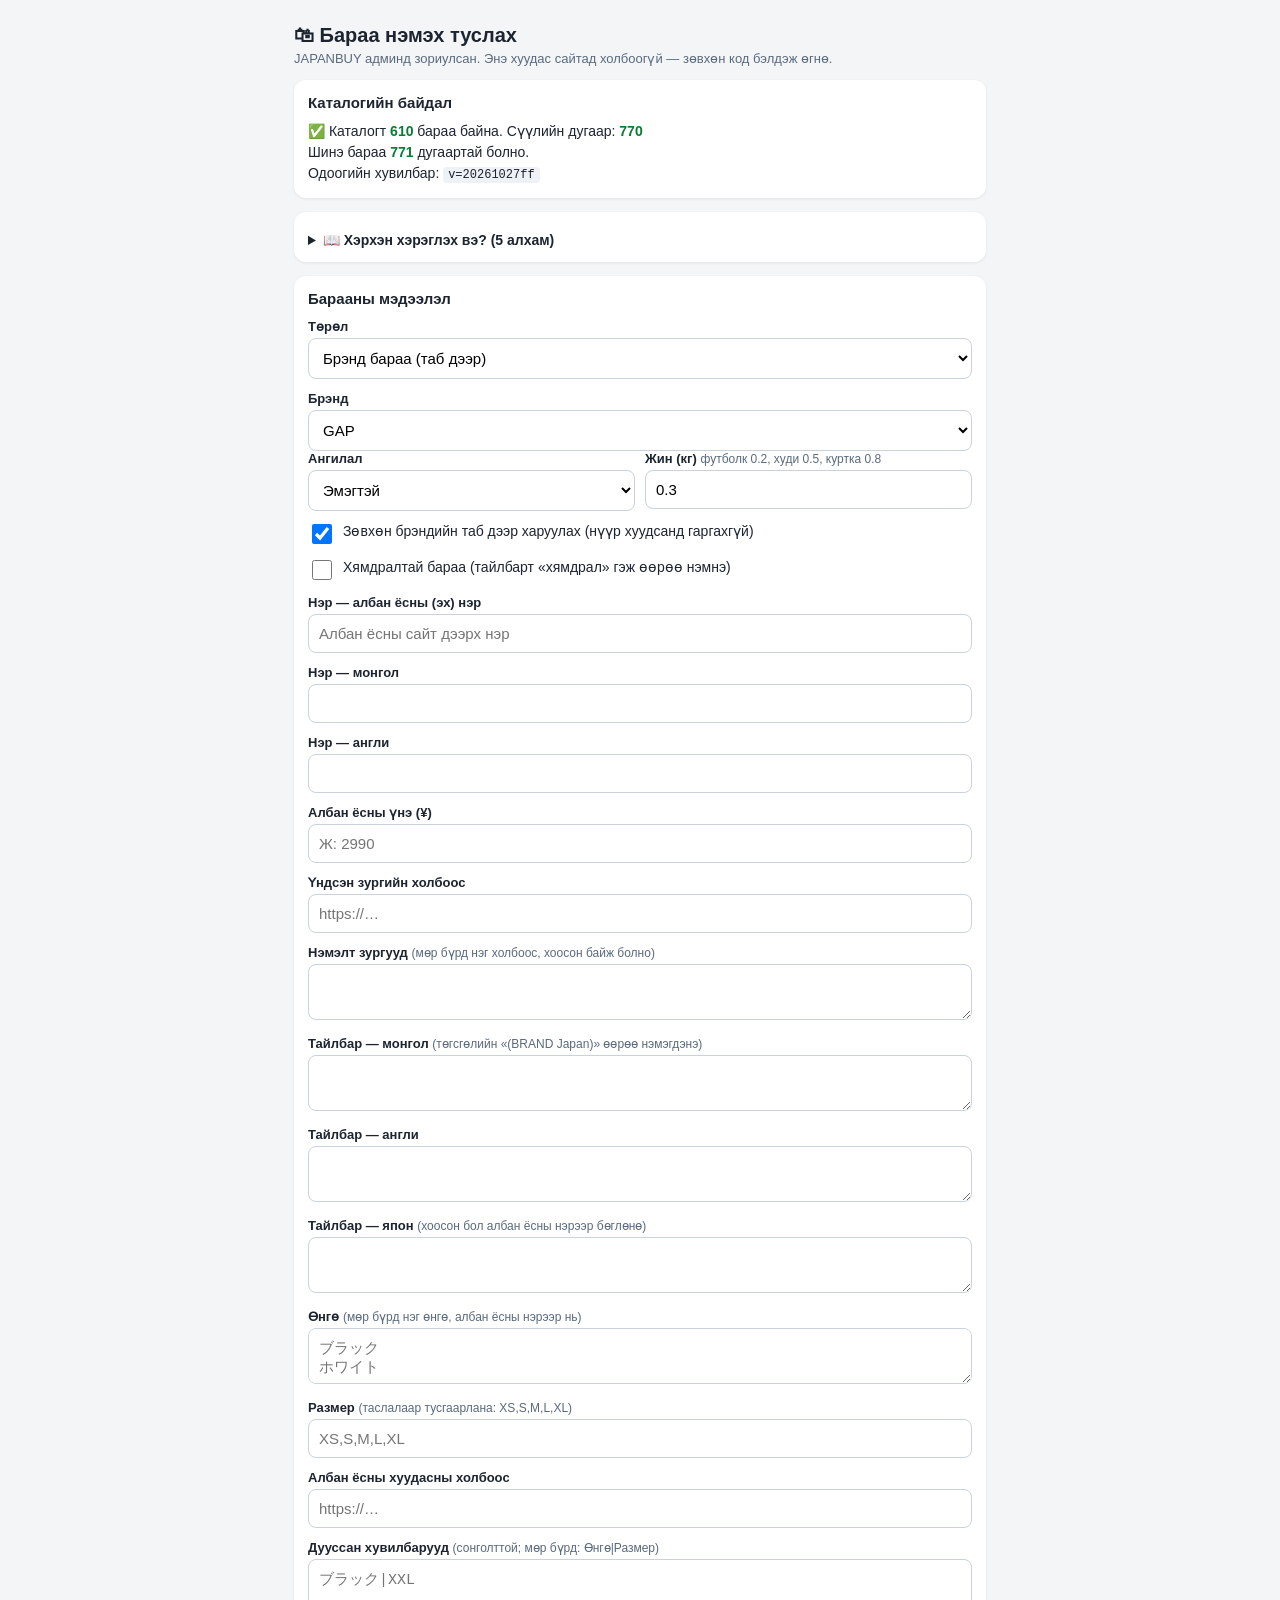
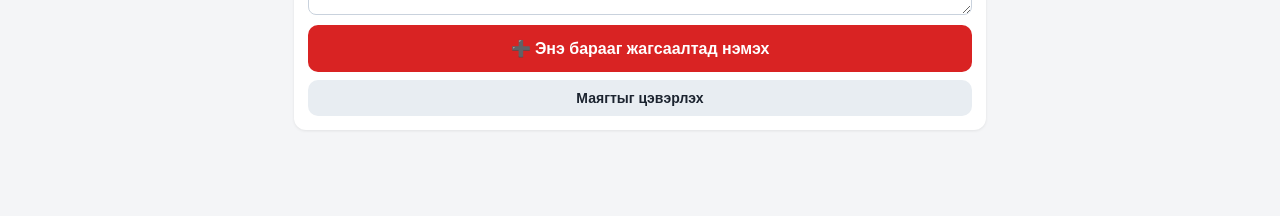
<file: add.html>
<!DOCTYPE html>
<html lang="mn">
<head>
<meta charset="UTF-8">
<meta name="viewport" content="width=device-width, initial-scale=1.0">
<title>Бараа нэмэх туслах — JAPANBUY (админ)</title>
<style>
  * { box-sizing: border-box; }
  body { font-family: -apple-system, "Hiragino Sans", "Noto Sans", sans-serif; margin: 0; background: #f4f5f7; color: #1c2430; }
  .wrap { max-width: 720px; margin: 0 auto; padding: 16px 14px 60px; }
  h1 { font-size: 20px; margin: 8px 0 4px; }
  .sub { color: #5a6a7d; font-size: 13px; margin-bottom: 14px; }
  .card { background: #fff; border-radius: 12px; padding: 14px; margin-bottom: 14px; box-shadow: 0 1px 3px rgba(0,0,0,.08); }
  .card h2 { font-size: 15px; margin: 0 0 10px; }
  .status { font-size: 14px; line-height: 1.5; }
  .status b { color: #0a7d34; }
  .warn { background: #fff6e0; border: 1px solid #f0d48a; border-radius: 8px; padding: 10px; font-size: 13px; line-height: 1.5; }
  label { display: block; font-size: 13px; font-weight: 600; margin: 12px 0 4px; }
  label:first-child { margin-top: 0; }
  .hint { font-weight: 400; color: #5a6a7d; font-size: 12px; }
  input[type=text], input[type=number], select, textarea { width: 100%; padding: 10px; font-size: 15px; border: 1px solid #c9d2dd; border-radius: 8px; background: #fff; }
  textarea { min-height: 56px; resize: vertical; }
  .row { display: flex; gap: 10px; }
  .row > div { flex: 1; }
  .check { display: flex; align-items: flex-start; gap: 8px; margin-top: 12px; font-size: 14px; }
  .check input { width: 20px; height: 20px; margin-top: 1px; }
  .price-out { font-size: 14px; margin-top: 6px; color: #0a7d34; font-weight: 600; }
  #img-preview { max-width: 180px; border-radius: 8px; margin-top: 8px; display: none; }
  .img-msg { font-size: 13px; margin-top: 6px; }
  .btn { display: block; width: 100%; padding: 14px; font-size: 16px; font-weight: 700; border: none; border-radius: 10px; background: #d92323; color: #fff; cursor: pointer; margin-top: 6px; }
  .btn:active { opacity: .85; }
  .btn.secondary { background: #e8edf2; color: #1c2430; font-size: 14px; padding: 10px; }
  .out-block { margin-top: 12px; }
  .out-block .lbl { font-size: 13px; font-weight: 700; margin-bottom: 4px; }
  .out-block textarea { font-family: ui-monospace, Menlo, monospace; font-size: 11.5px; min-height: 64px; background: #f8fafc; }
  .copy-btn { margin-top: 6px; padding: 9px 14px; font-size: 13px; font-weight: 700; border: none; border-radius: 8px; background: #1c2430; color: #fff; cursor: pointer; }
  .steps { font-size: 14px; line-height: 1.65; padding-left: 18px; margin: 8px 0; }
  .steps code, .mono { font-family: ui-monospace, Menlo, monospace; font-size: 12px; background: #eef1f5; padding: 1px 5px; border-radius: 4px; word-break: break-all; }
  .color-row { display: flex; gap: 8px; align-items: center; margin-top: 8px; flex-wrap: wrap; }
  .color-row .cname { font-size: 13px; font-weight: 700; min-width: 110px; word-break: break-all; }
  .color-row input { flex: 1; min-width: 120px; }
  .err { color: #c0392b; font-size: 13px; margin-top: 6px; }
  .ok-note { color: #0a7d34; font-size: 13px; }
  details { margin-top: 6px; }
  summary { font-size: 14px; font-weight: 700; cursor: pointer; }
  .q-row { display: flex; align-items: center; gap: 8px; padding: 9px 10px; background: #f8fafc; border: 1px solid #e3e9f0; border-radius: 8px; margin-top: 8px; font-size: 14px; }
  .q-row .q-info { flex: 1; line-height: 1.4; }
  .q-row .q-del { border: none; background: #fdecec; color: #c0392b; font-size: 14px; font-weight: 700; border-radius: 8px; padding: 7px 11px; cursor: pointer; }
</style>
</head>
<body>
<div class="wrap">
  <h1>🛍 Бараа нэмэх туслах</h1>
  <div class="sub">JAPANBUY админд зориулсан. Энэ хуудас сайтад холбоогүй — зөвхөн код бэлдэж өгнө.</div>

  <div class="card">
    <h2>Каталогийн байдал</h2>
    <div class="status" id="status">Сайтаас уншиж байна…</div>
    <div id="manual-box" style="display:none; margin-top:10px;">
      <div class="warn">Сайтаас автоматаар уншиж чадсангүй. Доорх хоёр утгыг гараар оруулна уу (одоогийн байдлаар сүүлийн дугаар 646, хувилбар 20261027da).</div>
      <div class="row" style="margin-top:10px;">
        <div><label>Сүүлийн барааны дугаар</label><input type="number" id="manual-maxid" value="646"></div>
        <div><label>Одоогийн хувилбар (v=…)</label><input type="text" id="manual-version" value="20261027da"></div>
      </div>
      <button class="btn secondary" id="manual-apply" type="button">Эдгээрийг хэрэглэх</button>
    </div>
  </div>

  <div class="card">
    <details>
      <summary>📖 Хэрхэн хэрэглэх вэ? (5 алхам)</summary>
      <ol class="steps">
        <li>Маягтыг бөглөж, «Жагсаалтад нэмэх» дарна. Дугаар автоматаар, дарааллаараа өгөгдөнө — давхцахгүй.</li>
        <li>Өөр бараа байвал маягтыг дахин бөглөж нэмнэ — хэдэн ч бараа болно.</li>
        <li>Бүх бараагаа нэмсний дараа «Бүх кодыг бэлдэх» дарна.</li>
        <li>Гарсан кодын хэсгүүдийг хуулж, зааврын дагуу GitHub дээр script.js болон index.html руу буулгаад, «Commit changes» дарна.</li>
        <li>1–2 минут хүлээгээд сайтаа шинэ холбоосоор нээж, шинэ бараануудаа шалгана.</li>
      </ol>
    </details>
  </div>

  <div class="card">
    <h2>Барааны мэдээлэл</h2>
    <label>Төрөл</label>
    <select id="f-type">
      <option value="brand">Брэнд бараа (таб дээр)</option>
      <option value="beauty">ГОО САЙХАН хэсэг</option>
      <option value="ginza">GINZA хэсэг</option>
    </select>

    <label id="brand-label">Брэнд</label>
    <select id="f-brand-select">
      <option>GAP</option><option>UNIQLO</option><option>GU</option><option>ZARA</option>
      <option>H&M</option><option>MICHAEL KORS</option><option>COLONY 2139</option><option>AZUL</option>
    </select>
    <input type="text" id="f-brand-text" placeholder="Ж: SHISEIDO, LOUIS VUITTON" style="display:none;">

    <div class="row">
      <div>
        <label>Ангилал</label>
        <select id="f-cat">
          <option value="men">Эрэгтэй</option>
          <option value="women" selected>Эмэгтэй</option>
          <option value="kids">Хүүхэд</option>
        </select>
      </div>
      <div>
        <label>Жин (кг) <span class="hint">футболк 0.2, худи 0.5, куртка 0.8</span></label>
        <input type="number" id="f-weight" step="0.1" min="0" value="0.3">
      </div>
    </div>

    <div class="check" id="brandonly-box"><input type="checkbox" id="f-brandonly" checked><span>Зөвхөн брэндийн таб дээр харуулах (нүүр хуудсанд гаргахгүй)</span></div>
    <div class="check"><input type="checkbox" id="f-sale"><span>Хямдралтай бараа (тайлбарт «хямдрал» гэж өөрөө нэмнэ)</span></div>

    <label>Нэр — албан ёсны (эх) нэр</label>
    <input type="text" id="f-name" placeholder="Албан ёсны сайт дээрх нэр">
    <label>Нэр — монгол</label>
    <input type="text" id="f-namemn">
    <label>Нэр — англи</label>
    <input type="text" id="f-nameen">

    <label>Албан ёсны үнэ (¥)</label>
    <input type="number" id="f-price" min="0" step="1" placeholder="Ж: 2990">
    <div class="price-out" id="price-out"></div>

    <label>Үндсэн зургийн холбоос</label>
    <input type="text" id="f-img" placeholder="https://…">
    <div class="img-msg" id="img-msg"></div>
    <img id="img-preview" alt="Зургийн урьдчилсан харагдац">

    <label>Нэмэлт зургууд <span class="hint">(мөр бүрд нэг холбоос, хоосон байж болно)</span></label>
    <textarea id="f-images"></textarea>

    <label>Тайлбар — монгол <span class="hint">(төгсгөлийн «(BRAND Japan)» өөрөө нэмэгдэнэ)</span></label>
    <textarea id="f-desc"></textarea>
    <label>Тайлбар — англи</label>
    <textarea id="f-descen"></textarea>
    <label>Тайлбар — япон <span class="hint">(хоосон бол албан ёсны нэрээр бөглөнө)</span></label>
    <textarea id="f-descjp"></textarea>

    <label>Өнгө <span class="hint">(мөр бүрд нэг өнгө, албан ёсны нэрээр нь)</span></label>
    <textarea id="f-colors" placeholder="ブラック&#10;ホワイト"></textarea>
    <div id="color-tr-box"></div>

    <label>Размер <span class="hint">(таслалаар тусгаарлана: XS,S,M,L,XL)</span></label>
    <input type="text" id="f-sizes" placeholder="XS,S,M,L,XL">

    <label>Албан ёсны хуудасны холбоос</label>
    <input type="text" id="f-url" placeholder="https://…">

    <label>Дууссан хувилбарууд <span class="hint">(сонголттой; мөр бүрд: Өнгө|Размер)</span></label>
    <textarea id="f-soldout" placeholder="ブラック|XXL"></textarea>

    <div class="err" id="form-err"></div>
    <button class="btn" id="add-to-queue" type="button">➕ Энэ барааг жагсаалтад нэмэх</button>
    <button class="btn secondary" id="reset" type="button" style="margin-top:8px;">Маягтыг цэвэрлэх</button>
  </div>

  <div class="card" id="queue-card" style="display:none;">
    <h2>Нэмэх барааны жагсаалт</h2>
    <div id="queue-list"></div>
    <div class="hint" style="margin:8px 0;">Жагсаалтаас хассаны дугаар хоосон үлдэнэ — энэ нь зүгээр, дугаар давхцахгүй байх нь чухал.</div>
    <button class="btn" id="generate-all" type="button">📋 Бүх кодыг бэлдэх</button>
    <button class="btn secondary" id="clear-queue" type="button" style="margin-top:8px;">Жагсаалтыг цэвэрлэх</button>
  </div>

  <div class="card" id="out-card" style="display:none;">
    <h2>Бэлэн код</h2>
    <div class="ok-note" id="out-note"></div>
    <div id="out-blocks"></div>
    <h2 style="margin-top:18px;">Буулгах заавар</h2>
    <ol class="steps" id="out-steps"></ol>
  </div>
</div>

<script>
'use strict';
const $ = id => document.getElementById(id);
const CAT = { maxId: 0, count: 0, colors: new Set(), lastLine: '', lastEndsComma: true, version: '', loaded: false };
let nextId = null;
const QUEUE = [];        // collected products waiting for code generation
const sessionTr = {};    // color -> {mn, en} translations entered this session

function esc(s) { return String(s).replace(/&/g, '&amp;').replace(/</g, '&lt;'); }

async function loadCatalog() {
  try {
    const [s, h] = await Promise.all([
      fetch('script.js', { cache: 'no-store' }).then(r => { if (!r.ok) throw new Error('script'); return r.text(); }),
      fetch('index.html', { cache: 'no-store' }).then(r => { if (!r.ok) throw new Error('index'); return r.text(); })
    ]);
    applyCatalog(s, h);
  } catch (e) {
    $('status').innerHTML = '⚠️ Сайтаас уншиж чадсангүй.';
    $('manual-box').style.display = 'block';
  }
}

function applyCatalog(s, h) {
  const idRe = /\{\s*(?:"id"|id)\s*:\s*(\d+)/g;
  let m, maxId = 0, count = 0;
  while ((m = idRe.exec(s)) !== null) { const v = parseInt(m[1], 10); count++; if (v > maxId) maxId = v; }
  const keyRe = /"([^"]+)"\s*:\s*\{\s*"mn"\s*:/g;
  const colors = new Set();
  while ((m = keyRe.exec(s)) !== null) colors.add(m[1]);
  const lineRe = new RegExp('^.*\\{\\s*(?:"id"|id)\\s*:\\s*' + maxId + '\\b.*$', 'm');
  const lm = s.match(lineRe);
  const lastLine = lm ? lm[0] : '';
  const vm = h.match(/script\.js\?v=([0-9a-z]+)/i);
  CAT.maxId = maxId; CAT.count = count; CAT.colors = colors;
  CAT.lastLine = lastLine; CAT.lastEndsComma = /,\s*$/.test(lastLine);
  CAT.version = vm ? vm[1] : '';
  CAT.loaded = true;
  nextId = maxId + 1;
  renderStatus();
}

function renderStatus() {
  $('status').innerHTML = '✅ Каталогт <b>' + CAT.count + '</b> бараа байна. Сүүлийн дугаар: <b>' + CAT.maxId + '</b>' +
    '<br>Шинэ бараа <b>' + nextId + '</b> дугаартай болно.' +
    (QUEUE.length ? '<br>Жагсаалтад <b>' + QUEUE.length + '</b> бараа хүлээж байна.' : '') +
    (CAT.version ? '<br>Одоогийн хувилбар: <span class="mono">v=' + esc(CAT.version) + '</span>' : '');
}

$('manual-apply').addEventListener('click', () => {
  const mx = parseInt($('manual-maxid').value, 10);
  if (!mx) { alert('Сүүлийн дугаарыг оруулна уу'); return; }
  CAT.maxId = mx; CAT.count = 0; CAT.version = $('manual-version').value.trim();
  CAT.lastLine = ''; CAT.lastEndsComma = true; CAT.loaded = true;
  nextId = mx + 1;
  $('manual-box').style.display = 'none';
  renderStatus();
});

// ---- type / brand switching ----
$('f-type').addEventListener('change', () => {
  const t = $('f-type').value;
  const isBrand = t === 'brand';
  $('f-brand-select').style.display = isBrand ? 'block' : 'none';
  $('f-brand-text').style.display = isBrand ? 'none' : 'block';
  $('brandonly-box').style.display = isBrand ? 'flex' : 'none';
  const cat = $('f-cat');
  if (t === 'beauty') cat.innerHTML = '<option value="skin">Арьс арчилгаа</option><option value="makeup">Нүүр будалт</option><option value="sun">Нарны хамгаалалт</option>';
  else cat.innerHTML = '<option value="men">Эрэгтэй</option><option value="women" selected>Эмэгтэй</option><option value="kids">Хүүхэд</option>';
});
function brandVal() {
  return $('f-type').value === 'brand' ? $('f-brand-select').value : $('f-brand-text').value.trim();
}

// ---- price preview ----
$('f-price').addEventListener('input', () => {
  const v = parseInt($('f-price').value, 10);
  $('price-out').textContent = v > 0 ? 'Сайт дээр: ¥' + (v + 500).toLocaleString('en-US') + ' болно (албан ёсны үнэ + ¥500)' : '';
});

// ---- image test ----
let imgOk = null;
$('f-img').addEventListener('change', () => {
  const url = $('f-img').value.trim();
  const img = $('img-preview'), msg = $('img-msg');
  imgOk = null;
  if (!url) { img.style.display = 'none'; msg.textContent = ''; return; }
  msg.textContent = 'Зургийг шалгаж байна…'; msg.style.color = '#5a6a7d';
  const t = new Image();
  t.onload = () => { imgOk = true; img.src = url; img.style.display = 'block'; msg.textContent = '✅ Зураг ачаалагдаж байна'; msg.style.color = '#0a7d34'; };
  t.onerror = () => { imgOk = false; img.style.display = 'none'; msg.textContent = '⚠️ Зураг ачаалагдахгүй байна — холбоосоо шалгана уу'; msg.style.color = '#c0392b'; };
  t.src = url;
});

// ---- color translation rows ----
function parseColors() {
  return $('f-colors').value.split('\n').map(x => x.trim()).filter(Boolean);
}
function renderColorRows() {
  const box = $('color-tr-box');
  const colors = parseColors();
  const missing = colors.filter(c => !CAT.colors.has(c));
  if (!colors.length || !CAT.loaded) { box.innerHTML = ''; return; }
  if (!missing.length) { box.innerHTML = '<div class="ok-note" style="margin-top:8px;">✅ Бүх өнгөний орчуулга өмнө нь байгаа.</div>'; return; }
  box.innerHTML = '<label>Шинэ өнгөний орчуулга</label>' + missing.map(c =>
    '<div class="color-row"><span class="cname">' + esc(c) + '</span>' +
    '<input type="text" placeholder="Монгол нэр" data-color="' + esc(c) + '" data-lang="mn" value="' + esc((sessionTr[c] || {}).mn || '') + '">' +
    '<input type="text" placeholder="Англи нэр" data-color="' + esc(c) + '" data-lang="en" value="' + esc((sessionTr[c] || {}).en || '') + '"></div>').join('');
}
$('f-colors').addEventListener('change', renderColorRows);

// ---- version increment (…da -> …db) ----
function nextVersion(v) {
  const m = v.match(/^(.*?)(\d*)([a-z])([a-z])$/i);
  if (!m) return '';
  let a = m[3].toLowerCase().charCodeAt(0) - 97, b = m[4].toLowerCase().charCodeAt(0) - 97;
  b++; if (b > 25) { b = 0; a++; } if (a > 25) return '';
  return m[1] + m[2] + String.fromCharCode(97 + a) + String.fromCharCode(97 + b);
}

function splitList(txt, sep) { return txt.split(sep).map(x => x.trim()).filter(Boolean); }

function clearForm(keepSelections) {
  ['f-name', 'f-namemn', 'f-nameen', 'f-price', 'f-img', 'f-images', 'f-desc', 'f-descen', 'f-descjp', 'f-colors', 'f-sizes', 'f-url', 'f-soldout'].forEach(id => { $(id).value = ''; });
  if (!keepSelections) $('f-sale').checked = false;
  $('price-out').textContent = ''; $('img-msg').textContent = ''; $('img-preview').style.display = 'none';
  $('color-tr-box').innerHTML = ''; imgOk = null;
}

// ---- collect one product from the form into the queue ----
function collectProduct() {
  const err = $('form-err'); err.textContent = '';
  if (nextId === null) { err.textContent = 'Эхлээд каталогийн байдлыг уншуулна уу (эсвэл гараар оруулна уу).'; return null; }
  const type = $('f-type').value;
  const brand = brandVal();
  const cat = $('f-cat').value;
  const name = $('f-name').value.trim();
  const nameMn = $('f-namemn').value.trim();
  const nameEn = $('f-nameen').value.trim();
  const official = parseInt($('f-price').value, 10);
  const weight = parseFloat($('f-weight').value) || 0.3;
  const img = $('f-img').value.trim();
  const url = $('f-url').value.trim();
  const colors = parseColors();
  const sizes = splitList($('f-sizes').value, ',');
  const problems = [];
  if (!brand) problems.push('брэнд');
  if (!name) problems.push('албан ёсны нэр');
  if (!nameMn) problems.push('монгол нэр');
  if (!nameEn) problems.push('англи нэр');
  if (!official || official <= 0) problems.push('албан ёсны үнэ');
  if (!img) problems.push('зургийн холбоос');
  if (!url) problems.push('албан ёсны хуудасны холбоос');
  if (!colors.length) problems.push('өнгө');
  if (!sizes.length) problems.push('размер');
  if (problems.length) { err.textContent = 'Дутуу байна: ' + problems.join(', '); return null; }

  // color translations (must be filled for catalog-new colors)
  const trInputs = {};
  document.querySelectorAll('#color-tr-box input[data-color]').forEach(inp => {
    trInputs[inp.dataset.color] = trInputs[inp.dataset.color] || {};
    trInputs[inp.dataset.color][inp.dataset.lang] = inp.value.trim();
  });
  const colorTr = {};
  const unfilled = [];
  for (const c of colors) {
    if (CAT.colors.has(c)) continue;
    const mn = (trInputs[c] && trInputs[c].mn) || (sessionTr[c] && sessionTr[c].mn) || '';
    const en = (trInputs[c] && trInputs[c].en) || (sessionTr[c] && sessionTr[c].en) || '';
    if (!mn) { unfilled.push(c); continue; }
    colorTr[c] = { mn, en: en || c };
  }
  if (unfilled.length) { err.textContent = 'Эдгээр өнгөний монгол орчуулгыг бөглөнө үү: ' + unfilled.join(', ') + ' (өнгөний доорх орчуулгын мөрнүүдийг харна уу)'; renderColorRows(); return null; }

  // sold-out variants
  const soldLines = splitList($('f-soldout').value, '\n');
  const badSold = soldLines.filter(v => { const parts = v.split('|'); return parts.length !== 2 || !colors.includes(parts[0].trim()) || !sizes.includes(parts[1].trim()); });
  if (badSold.length) { err.textContent = 'Дууссан хувилбар буруу байна: ' + badSold.join(', ') + ' («Өнгө|Размер» хэлбэрээр, өнгө/размер нь дээрх жагсаалтад байх ёстой)'; return null; }

  const sale = $('f-sale').checked;
  const suffixMn = ' (' + brand + ' Japan' + (sale ? ', хямдрал' : '') + ')';
  const suffixEn = ' (' + brand + ' Japan' + (sale ? ', sale' : '') + ')';
  const suffixJp = '（' + brand + ' Japan' + (sale ? '、セール' : '') + '）';
  const withSuffix = (txt, suf) => { txt = (txt || '').trim(); if (!txt) return ''; return txt.includes('Japan') ? txt : txt + suf; };
  const images = [img, ...splitList($('f-images').value, '\n')].filter((v, i, a) => a.indexOf(v) === i);

  const p = {};
  p.id = nextId; p.brand = brand; p.cat = cat;
  if (type !== 'brand') p.sec = type;
  if (type === 'brand' && $('f-brandonly').checked) p.brandOnly = true;
  p.name = name; p.nameMn = nameMn; p.nameEn = nameEn;
  p.price = official + 500; p.weightKg = weight; p.img = img;
  p.desc = withSuffix($('f-desc').value, suffixMn);
  p.descEn = withSuffix($('f-descen').value, suffixEn);
  p.descJp = withSuffix($('f-descjp').value || name, suffixJp);
  p.colors = colors; p.url = url; p.sizes = sizes; p.images = images;

  const item = {
    id: nextId, nameMn, brand, price: p.price, imgOk,
    productLine: JSON.stringify(p) + ',',
    registryLine: soldLines.length ? '    ' + nextId + ': { variants: [' + soldLines.map(v => JSON.stringify(v.replace(/\s*\|\s*/, '|'))).join(',') + '] },' : '',
    colorTr
  };
  for (const [c, v] of Object.entries(colorTr)) if (!sessionTr[c]) sessionTr[c] = v;
  QUEUE.push(item);
  CAT.count++; CAT.maxId = nextId; nextId++;
  renderStatus();
  return item;
}

function renderQueue() {
  const card = $('queue-card');
  if (!QUEUE.length) { card.style.display = 'none'; return; }
  card.style.display = 'block';
  $('queue-list').innerHTML = QUEUE.map((it, i) =>
    '<div class="q-row"><div class="q-info"><b>' + it.id + '</b> — ' + esc(it.nameMn) + ' (' + esc(it.brand) + ')<br>¥' + it.price.toLocaleString('en-US') + '</div>' +
    '<button class="q-del" type="button" data-del="' + i + '">✕ Хасах</button></div>').join('');
  $('generate-all').textContent = '📋 Бүх кодыг бэлдэх (' + QUEUE.length + ' бараа)';
  document.querySelectorAll('[data-del]').forEach(btn => btn.addEventListener('click', () => {
    QUEUE.splice(parseInt(btn.dataset.del, 10), 1);
    CAT.count--;
    renderQueue(); renderStatus();
  }));
}

$('add-to-queue').addEventListener('click', () => {
  const item = collectProduct();
  if (!item) return;
  renderQueue();
  clearForm(true);
  $('queue-card').scrollIntoView({ behavior: 'smooth', block: 'center' });
});

$('clear-queue').addEventListener('click', () => {
  QUEUE.length = 0;
  renderQueue(); renderStatus();
  $('out-card').style.display = 'none';
});

// ---- generate combined code for the whole queue ----
$('generate-all').addEventListener('click', () => {
  if (!QUEUE.length) {
    const item = collectProduct();
    if (!item) return;
    renderQueue();
  }
  const productText = QUEUE.map(it => it.productLine).join('\n');
  const mergedTr = {};
  for (const it of QUEUE) for (const [c, v] of Object.entries(it.colorTr)) if (!mergedTr[c]) mergedTr[c] = v;
  const assignLine = Object.keys(mergedTr).length
    ? 'Object.assign(COLOR_TR, {' + Object.entries(mergedTr).map(([c, v]) => JSON.stringify(c) + ': {"mn":' + JSON.stringify(v.mn) + ',"en":' + JSON.stringify(v.en) + '}').join(', ') + '});'
    : '';
  const registryText = QUEUE.map(it => it.registryLine).filter(Boolean).join('\n');

  const blocks = [{ title: '1) Барааны мөрнүүд — script.js руу', text: productText }];
  if (assignLine) blocks.push({ title: '2) Өнгөний орчуулга — script.js руу', text: assignLine });
  if (registryText) blocks.push({ title: '3) Дууссан хувилбарууд — script.js руу', text: registryText });

  const nv = CAT.version ? nextVersion(CAT.version) : '';
  const steps = [];
  steps.push('GitHub дээр <b>BaTo9/J-buy</b> санг нээж, <span class="mono">script.js</span> файлыг нээнэ. Засварлах (харандаа) товчийг дарна.');
  steps.push('Барааны мөрнүүдийг: сүүлийн барааны мөрний <b>доод талд</b> бүгдийг нь нэг дор буулгана.' + (CAT.lastLine ? ' Сүүлийн мөр одоо: <span class="mono">' + esc(CAT.lastLine.slice(0, 60)) + '…</span>' : '') + (!CAT.lastEndsComma ? ' ⚠️ Тэр мөр таслалаар төгсөөгүй бол төгсгөлд нь <b>таслал (,)</b> нэмээрэй.' : ''));
  if (assignLine) steps.push('Өнгөний орчуулгыг: <span class="mono">COLOR_TR</span> гэж хайж, тэр мөрний <b>доод талд</b> шинэ мөрөнд буулгана.');
  if (registryText) steps.push('Дууссан хувилбаруудыг: <span class="mono">SOLD_OUT_VARIANTS</span> гэж хайж, тэр мөрний <b>доод талд</b> буулгана.');
  if (nv) steps.push('<span class="mono">index.html</span> файлыг нээж, <span class="mono">v=' + esc(CAT.version) + '</span> гэгийг <span class="mono">v=' + esc(nv) + '</span> болгож өөрчилнө (сайт шинэ хувилбарыг татахын тулд).');
  steps.push('«Commit changes» дарна. 1–2 минутын дараа сайтаа нээж, шинэ бараануудаа шалгана (хуучин хувилбар харагдаж байвал хуудсыг дахин ачаална). GitHub руу оруулж дууссаныхаа дараа «Жагсаалтыг цэвэрлэх» дарна.');

  $('out-blocks').innerHTML = blocks.map((b, i) =>
    '<div class="out-block"><div class="lbl">' + esc(b.title) + '</div>' +
    '<textarea readonly id="out-' + i + '">' + esc(b.text) + '</textarea>' +
    '<button class="copy-btn" type="button" data-copy="' + i + '">Хуулах</button></div>').join('');
  $('out-steps').innerHTML = steps.map(s => '<li>' + s + '</li>').join('');
  const notes = QUEUE.map(it => '✅ ' + it.id + ': ' + it.nameMn + ' (' + it.brand + ') — ¥' + it.price.toLocaleString('en-US') + (it.imgOk === false ? ' ⚠️ зураг ачаалагдахгүй байсан' : ''));
  $('out-note').innerHTML = notes.map(esc).join('<br>');
  $('out-card').style.display = 'block';
  $('out-card').scrollIntoView({ behavior: 'smooth' });

  document.querySelectorAll('[data-copy]').forEach(btn => btn.addEventListener('click', async () => {
    const ta = $('out-' + btn.dataset.copy);
    ta.select();
    try { await navigator.clipboard.writeText(ta.value); btn.textContent = '✅ Хуулагдлаа'; }
    catch (e) { document.execCommand('copy'); btn.textContent = '✅ Хуулагдлаа'; }
    setTimeout(() => { btn.textContent = 'Хуулах'; }, 2000);
  }));
});

$('reset').addEventListener('click', () => {
  clearForm(false);
  $('form-err').textContent = '';
  window.scrollTo({ top: 0, behavior: 'smooth' });
});

loadCatalog();

</script>
</body>
</html>
</file>
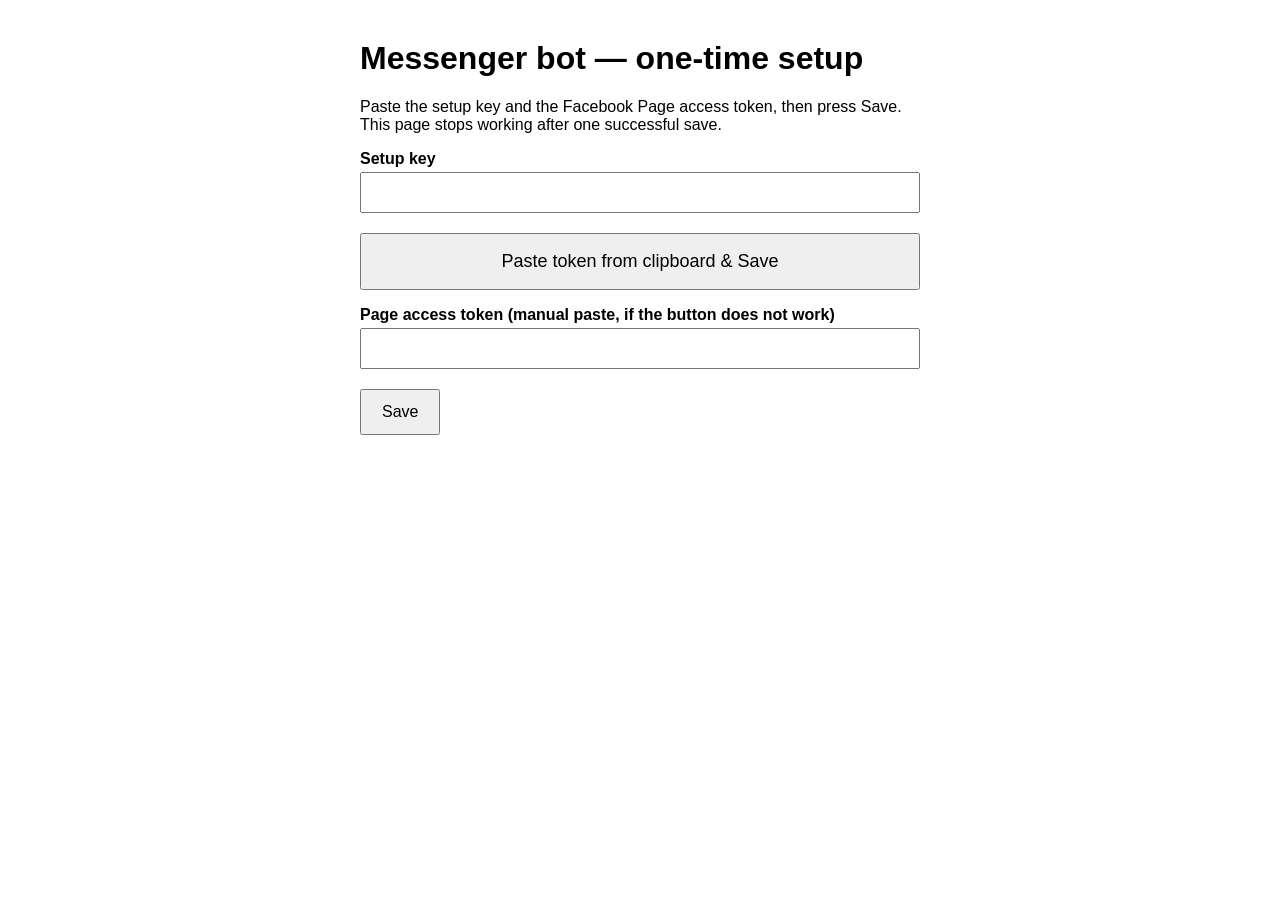
<file: bot-setup.html>
<!DOCTYPE html>
<html lang="en">
<head>
<meta charset="UTF-8">
<meta name="viewport" content="width=device-width, initial-scale=1.0">
<title>Bot setup</title>
<style>
  body { font-family: sans-serif; max-width: 560px; margin: 40px auto; padding: 0 16px; }
  label { display: block; margin: 16px 0 4px; font-weight: bold; }
  input { width: 100%; padding: 10px; font-size: 15px; box-sizing: border-box; }
  button { margin-top: 20px; padding: 12px 20px; font-size: 16px; cursor: pointer; }
  #result { margin-top: 20px; font-weight: bold; }
</style>
</head>
<body>
<h1>Messenger bot — one-time setup</h1>
<p>Paste the setup key and the Facebook Page access token, then press Save. This page stops working after one successful save.</p>
<label for="key">Setup key</label>
<input id="key" type="text" autocomplete="off">
<button id="pasteSave" type="button" style="display:block; width:100%; font-size:18px; padding:16px;">Paste token from clipboard &amp; Save</button>
<label for="token">Page access token (manual paste, if the button does not work)</label>
<input id="token" type="text" autocomplete="off">
<button id="save" type="button">Save</button>
<p id="result"></p>
<script>
async function submitToken(key, token) {
  const result = document.getElementById('result');
  result.textContent = 'Saving...';
  try {
    const res = await fetch('https://japanbuy-messenger-bot.degi-bato.workers.dev/setup/page-token', {
      method: 'POST',
      headers: { 'Content-Type': 'application/json', 'x-setup-key': key },
      body: JSON.stringify({ token })
    });
    result.textContent = (res.ok ? 'SUCCESS: ' : 'FAILED (' + res.status + '): ') + (await res.text());
  } catch (e) {
    result.textContent = 'ERROR: ' + e.message;
  }
}
document.getElementById('pasteSave').addEventListener('click', async () => {
  const key = document.getElementById('key').value.trim();
  const result = document.getElementById('result');
  try {
    const token = (await navigator.clipboard.readText()).trim();
    if (!token) { result.textContent = 'ERROR: clipboard is empty'; return; }
    document.getElementById('token').value = token;
    await submitToken(key, token);
  } catch (e) {
    result.textContent = 'ERROR: cannot read clipboard: ' + e.message;
  }
});
document.getElementById('save').addEventListener('click', async () => {
  const key = document.getElementById('key').value.trim();
  const token = document.getElementById('token').value.trim();
  const result = document.getElementById('result');
  result.textContent = 'Saving...';
  try {
    const res = await fetch('https://japanbuy-messenger-bot.degi-bato.workers.dev/setup/page-token', {
      method: 'POST',
      headers: { 'Content-Type': 'application/json', 'x-setup-key': key },
      body: JSON.stringify({ token })
    });
    result.textContent = (res.ok ? 'SUCCESS: ' : 'FAILED (' + res.status + '): ') + (await res.text());
  } catch (e) {
    result.textContent = 'ERROR: ' + e.message;
  }
});
</script>
</body>
</html>
</file>
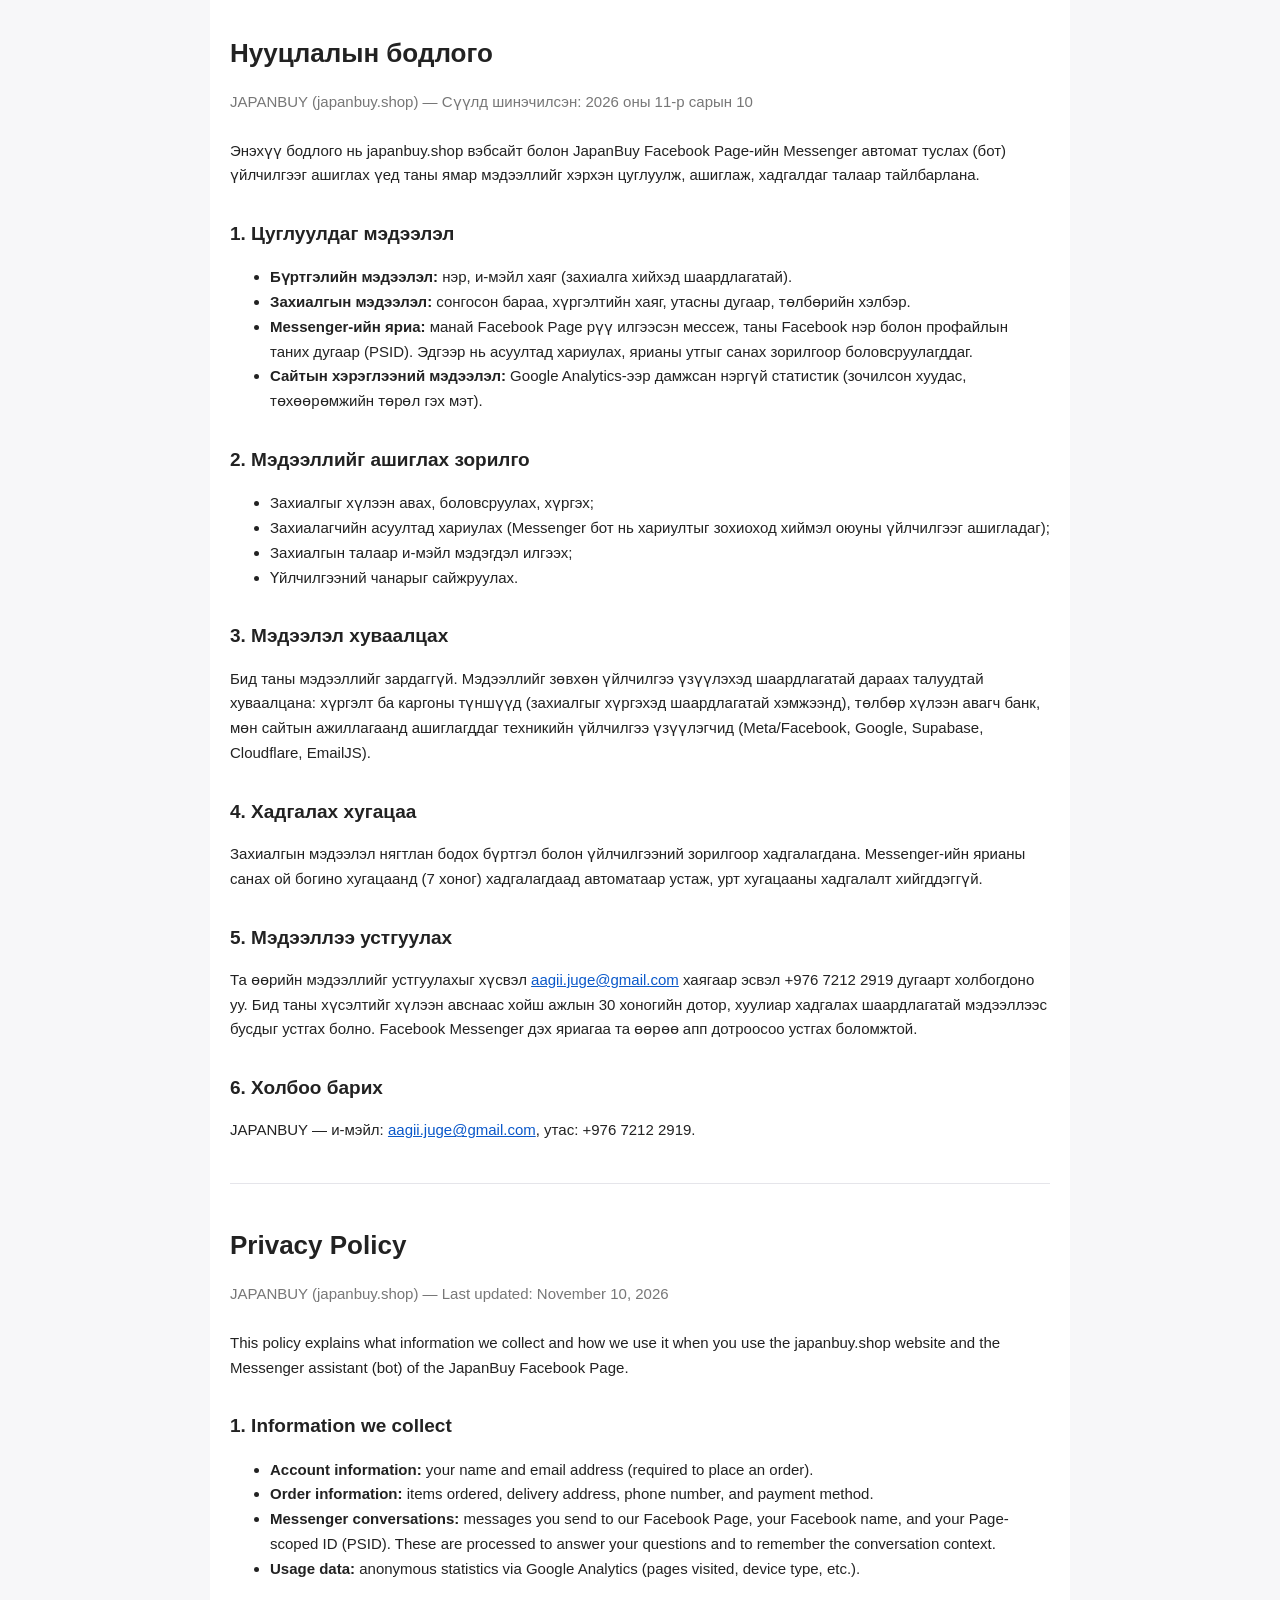
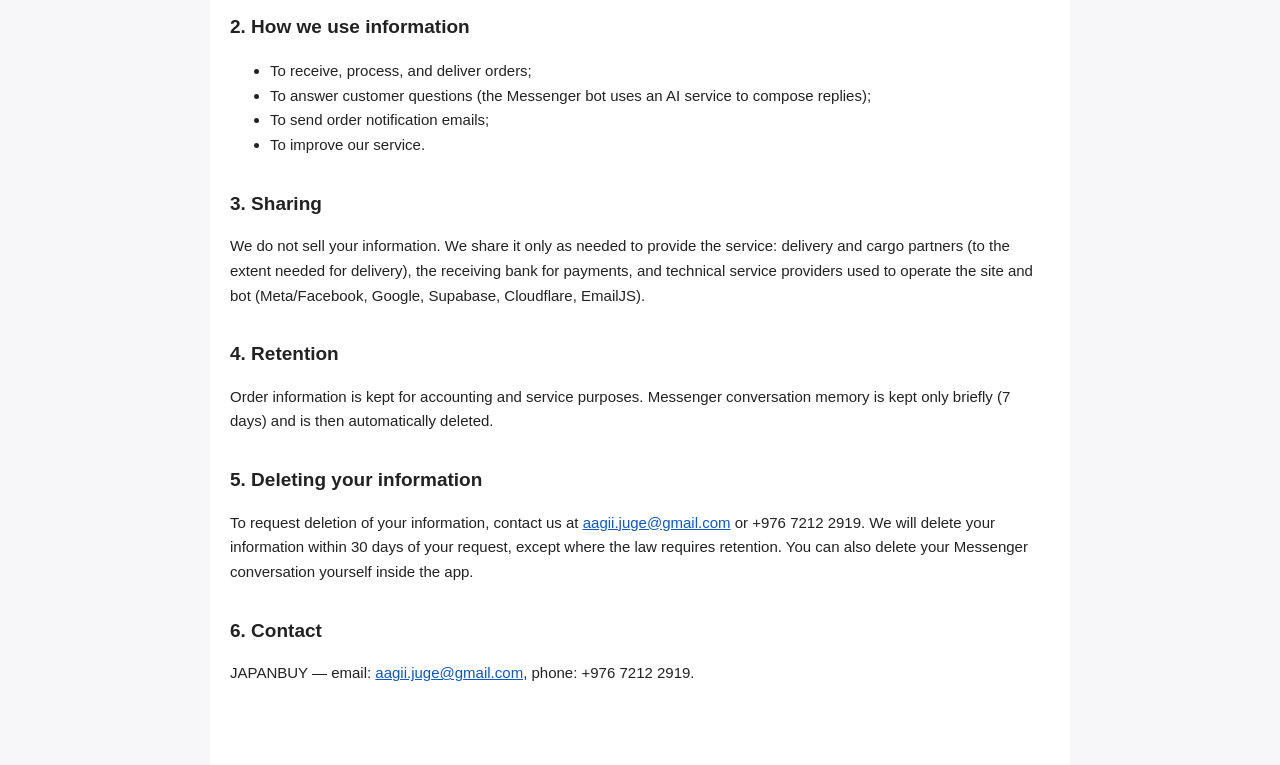
<file: privacy.html>
<!DOCTYPE html>
<html lang="mn">
<head>
<meta charset="UTF-8">
<meta name="viewport" content="width=device-width, initial-scale=1.0">
<title>Нууцлалын бодлого — Privacy Policy — JAPANBUY</title>
<style>
  body { font-family: -apple-system, "Segoe UI", Roboto, "Helvetica Neue", Arial, sans-serif; margin: 0; background: #f7f7f9; color: #222; line-height: 1.65; }
  .wrap { max-width: 820px; margin: 0 auto; padding: 32px 20px 64px; background: #fff; }
  h1 { font-size: 26px; margin: 0 0 4px; }
  h2 { font-size: 19px; margin: 30px 0 8px; }
  .sub { color: #777; margin-bottom: 24px; }
  p, li { font-size: 15px; }
  hr { border: none; border-top: 1px solid #e5e5ea; margin: 40px 0; }
  a { color: #0a58ca; }
</style>
</head>
<body>
<div class="wrap">

<h1>Нууцлалын бодлого</h1>
<p class="sub">JAPANBUY (japanbuy.shop) — Сүүлд шинэчилсэн: 2026 оны 11-р сарын 10</p>

<p>Энэхүү бодлого нь japanbuy.shop вэбсайт болон JapanBuy Facebook Page-ийн Messenger автомат туслах (бот) үйлчилгээг ашиглах үед таны ямар мэдээллийг хэрхэн цуглуулж, ашиглаж, хадгалдаг талаар тайлбарлана.</p>

<h2>1. Цуглуулдаг мэдээлэл</h2>
<ul>
  <li><strong>Бүртгэлийн мэдээлэл:</strong> нэр, и-мэйл хаяг (захиалга хийхэд шаардлагатай).</li>
  <li><strong>Захиалгын мэдээлэл:</strong> сонгосон бараа, хүргэлтийн хаяг, утасны дугаар, төлбөрийн хэлбэр.</li>
  <li><strong>Messenger-ийн яриа:</strong> манай Facebook Page рүү илгээсэн мессеж, таны Facebook нэр болон профайлын таних дугаар (PSID). Эдгээр нь асуултад хариулах, ярианы утгыг санах зорилгоор боловсруулагддаг.</li>
  <li><strong>Сайтын хэрэглээний мэдээлэл:</strong> Google Analytics-ээр дамжсан нэргүй статистик (зочилсон хуудас, төхөөрөмжийн төрөл гэх мэт).</li>
</ul>

<h2>2. Мэдээллийг ашиглах зорилго</h2>
<ul>
  <li>Захиалгыг хүлээн авах, боловсруулах, хүргэх;</li>
  <li>Захиалагчийн асуултад хариулах (Messenger бот нь хариултыг зохиоход хиймэл оюуны үйлчилгээг ашигладаг);</li>
  <li>Захиалгын талаар и-мэйл мэдэгдэл илгээх;</li>
  <li>Үйлчилгээний чанарыг сайжруулах.</li>
</ul>

<h2>3. Мэдээлэл хуваалцах</h2>
<p>Бид таны мэдээллийг зардаггүй. Мэдээллийг зөвхөн үйлчилгээ үзүүлэхэд шаардлагатай дараах талуудтай хуваалцана: хүргэлт ба каргоны түншүүд (захиалгыг хүргэхэд шаардлагатай хэмжээнд), төлбөр хүлээн авагч банк, мөн сайтын ажиллагаанд ашиглагддаг техникийн үйлчилгээ үзүүлэгчид (Meta/Facebook, Google, Supabase, Cloudflare, EmailJS).</p>

<h2>4. Хадгалах хугацаа</h2>
<p>Захиалгын мэдээлэл нягтлан бодох бүртгэл болон үйлчилгээний зорилгоор хадгалагдана. Messenger-ийн ярианы санах ой богино хугацаанд (7 хоног) хадгалагдаад автоматаар устаж, урт хугацааны хадгалалт хийгддэггүй.</p>

<h2 id="data-deletion">5. Мэдээллээ устгуулах</h2>
<p>Та өөрийн мэдээллийг устгуулахыг хүсвэл <a href="mailto:aagii.juge@gmail.com">aagii.juge@gmail.com</a> хаягаар эсвэл +976 7212 2919 дугаарт холбогдоно уу. Бид таны хүсэлтийг хүлээн авснаас хойш ажлын 30 хоногийн дотор, хуулиар хадгалах шаардлагатай мэдээллээс бусдыг устгах болно. Facebook Messenger дэх яриагаа та өөрөө апп дотроосоо устгах боломжтой.</p>

<h2>6. Холбоо барих</h2>
<p>JAPANBUY — и-мэйл: <a href="mailto:aagii.juge@gmail.com">aagii.juge@gmail.com</a>, утас: +976 7212 2919.</p>

<hr>

<h1>Privacy Policy</h1>
<p class="sub">JAPANBUY (japanbuy.shop) — Last updated: November 10, 2026</p>

<p>This policy explains what information we collect and how we use it when you use the japanbuy.shop website and the Messenger assistant (bot) of the JapanBuy Facebook Page.</p>

<h2>1. Information we collect</h2>
<ul>
  <li><strong>Account information:</strong> your name and email address (required to place an order).</li>
  <li><strong>Order information:</strong> items ordered, delivery address, phone number, and payment method.</li>
  <li><strong>Messenger conversations:</strong> messages you send to our Facebook Page, your Facebook name, and your Page-scoped ID (PSID). These are processed to answer your questions and to remember the conversation context.</li>
  <li><strong>Usage data:</strong> anonymous statistics via Google Analytics (pages visited, device type, etc.).</li>
</ul>

<h2>2. How we use information</h2>
<ul>
  <li>To receive, process, and deliver orders;</li>
  <li>To answer customer questions (the Messenger bot uses an AI service to compose replies);</li>
  <li>To send order notification emails;</li>
  <li>To improve our service.</li>
</ul>

<h2>3. Sharing</h2>
<p>We do not sell your information. We share it only as needed to provide the service: delivery and cargo partners (to the extent needed for delivery), the receiving bank for payments, and technical service providers used to operate the site and bot (Meta/Facebook, Google, Supabase, Cloudflare, EmailJS).</p>

<h2>4. Retention</h2>
<p>Order information is kept for accounting and service purposes. Messenger conversation memory is kept only briefly (7 days) and is then automatically deleted.</p>

<h2 id="data-deletion-en">5. Deleting your information</h2>
<p>To request deletion of your information, contact us at <a href="mailto:aagii.juge@gmail.com">aagii.juge@gmail.com</a> or +976 7212 2919. We will delete your information within 30 days of your request, except where the law requires retention. You can also delete your Messenger conversation yourself inside the app.</p>

<h2>6. Contact</h2>
<p>JAPANBUY — email: <a href="mailto:aagii.juge@gmail.com">aagii.juge@gmail.com</a>, phone: +976 7212 2919.</p>

</div>
</body>
</html>
</file>
